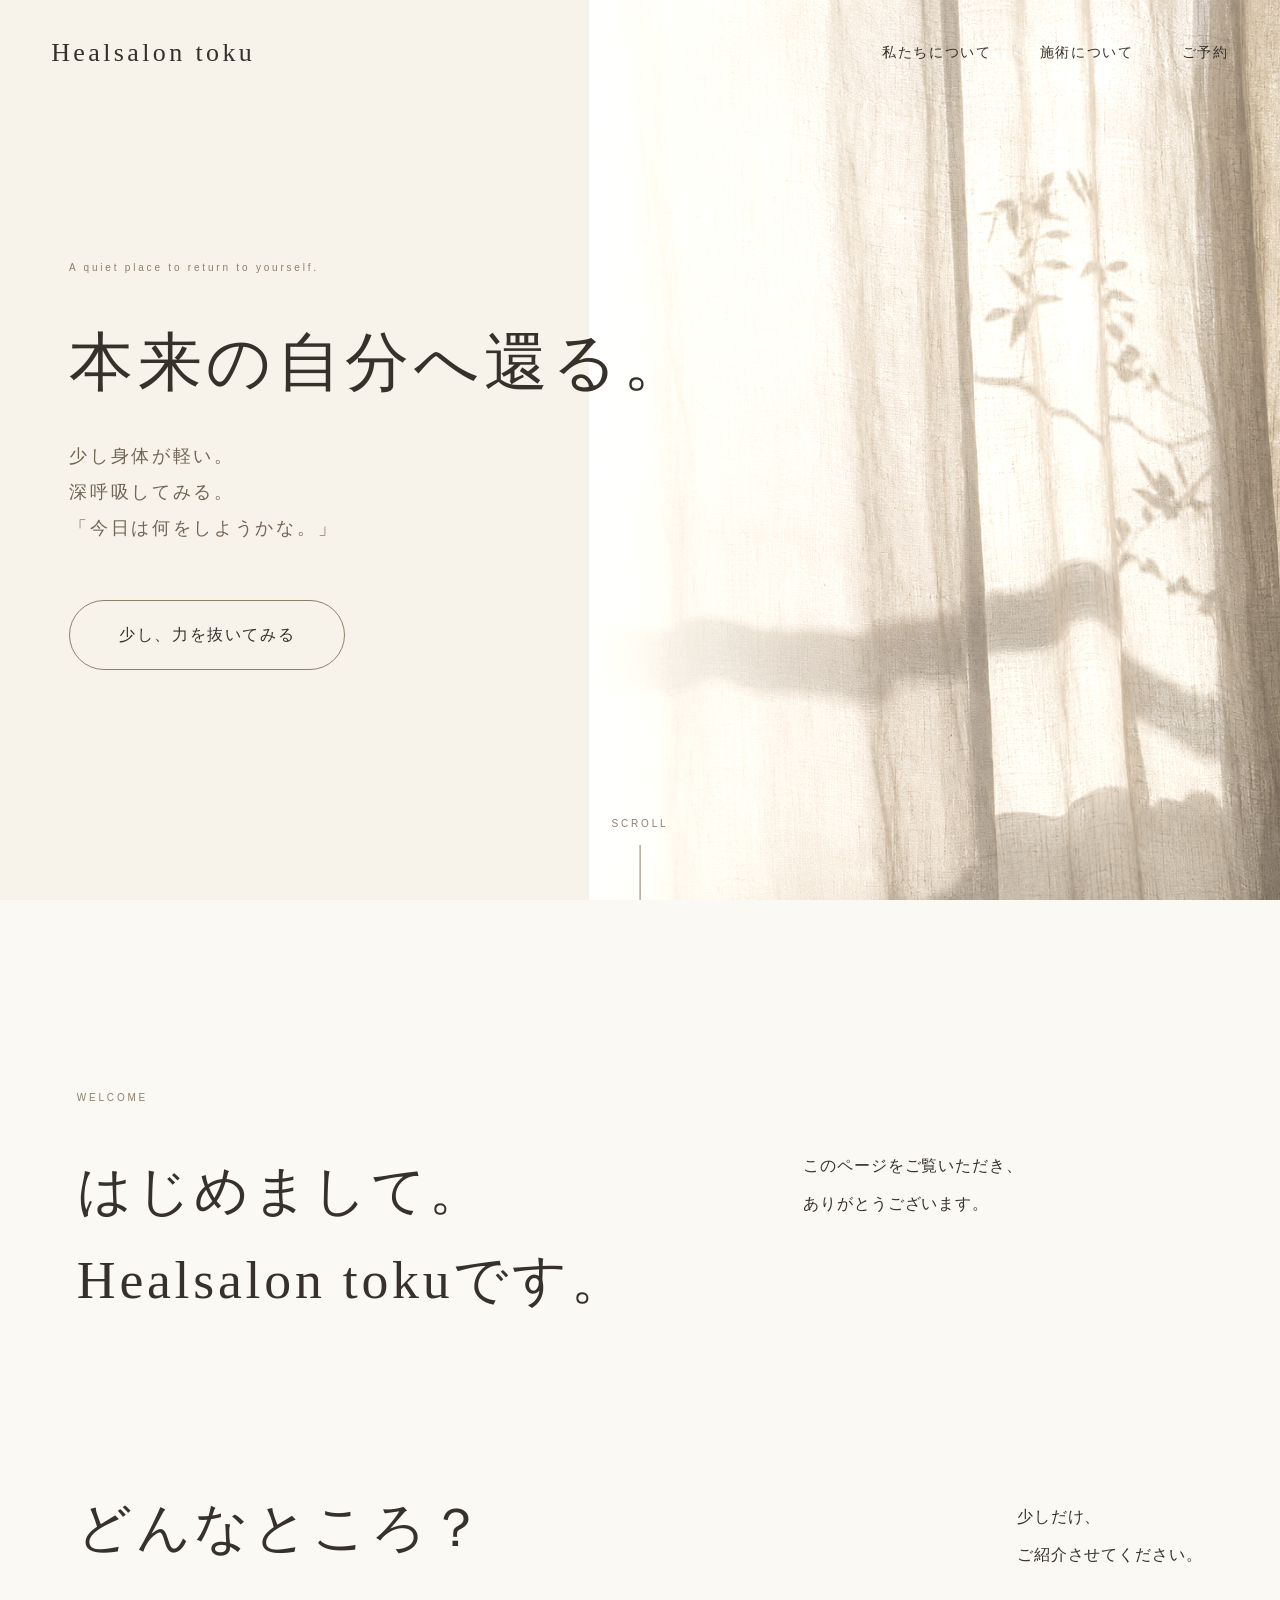
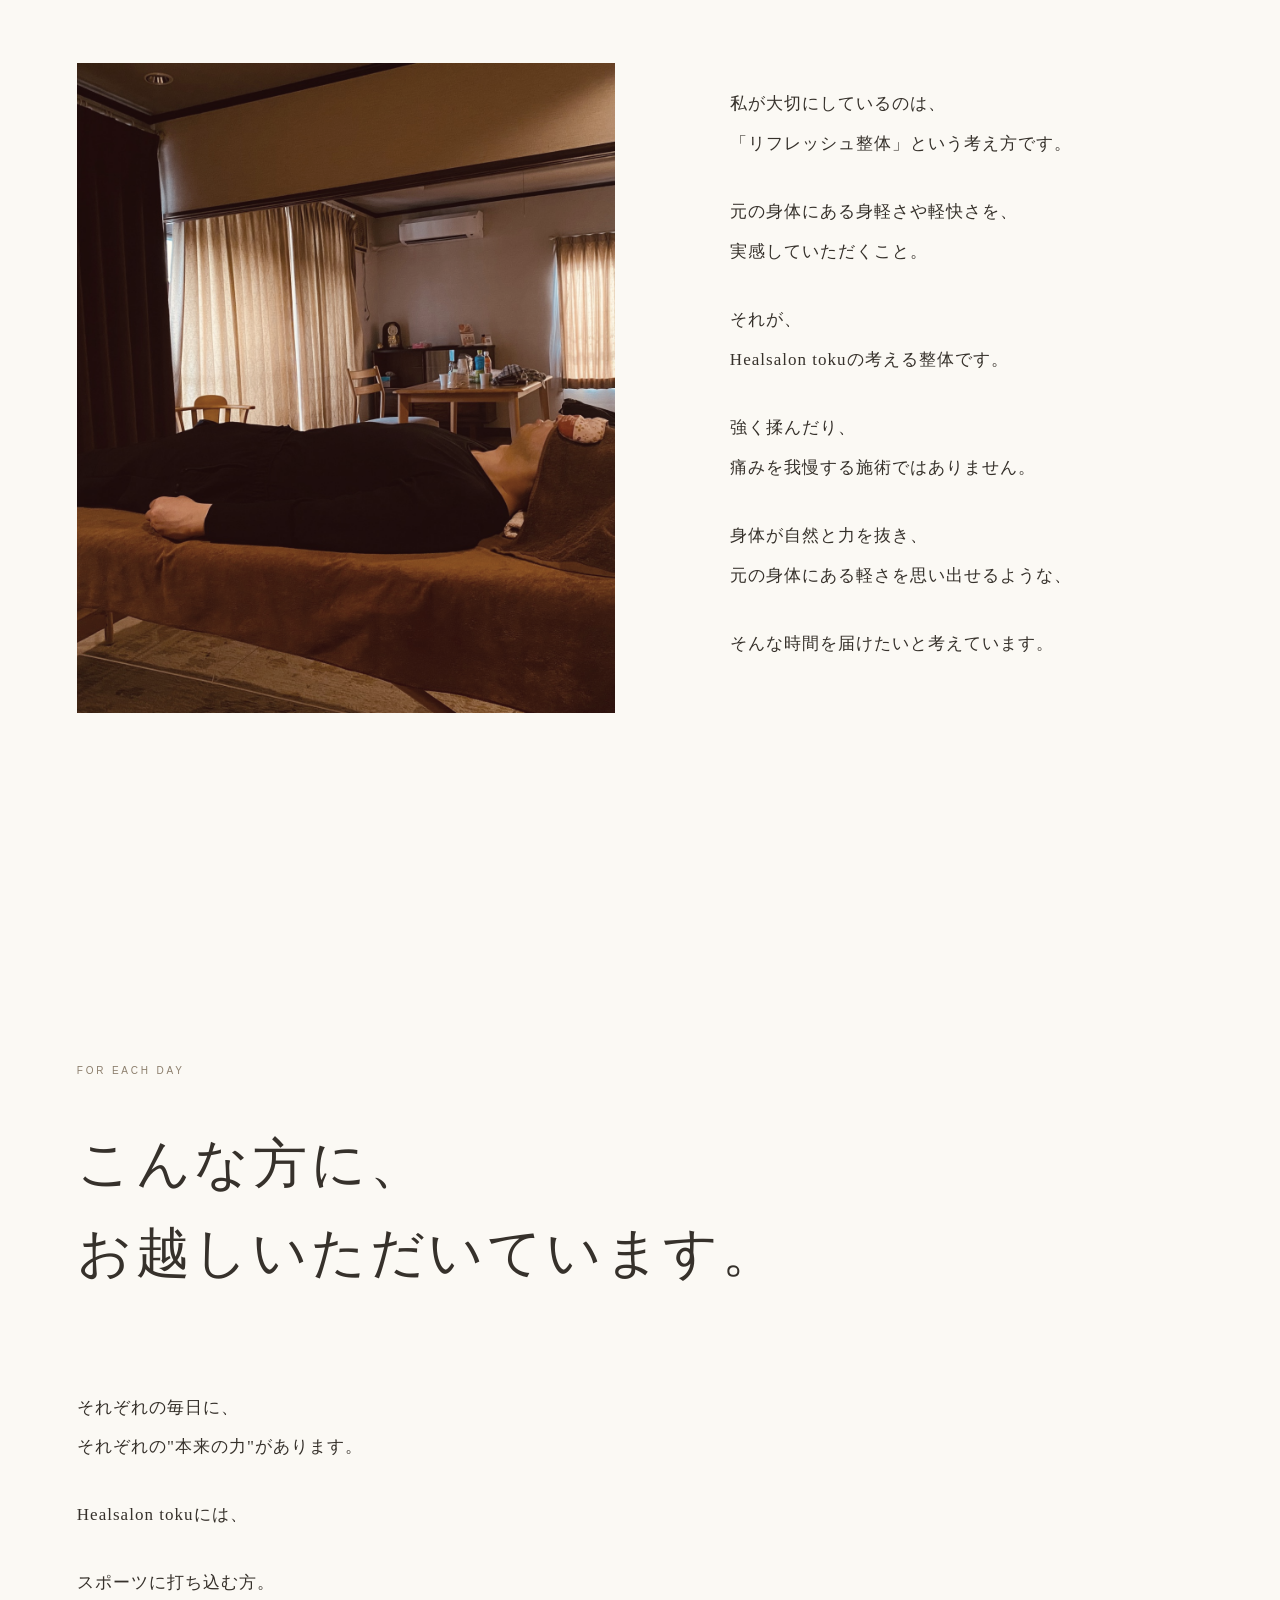
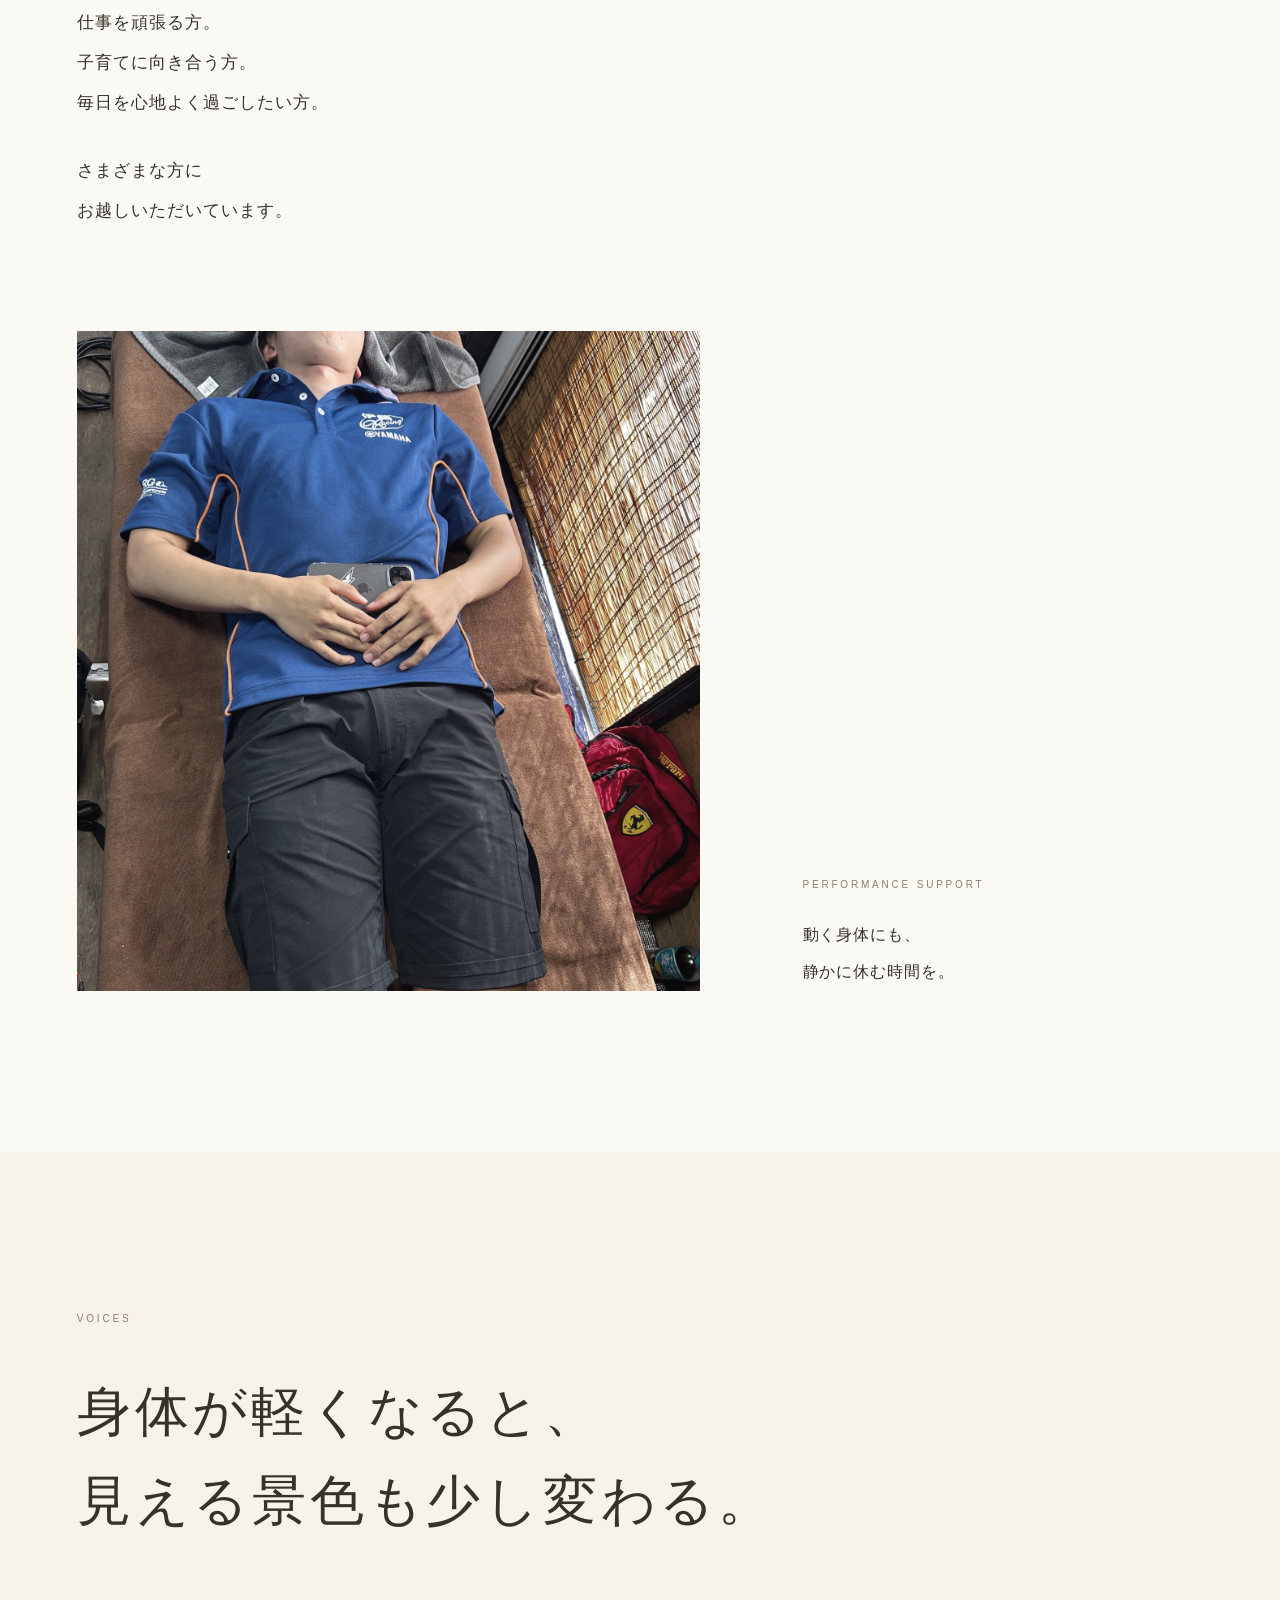
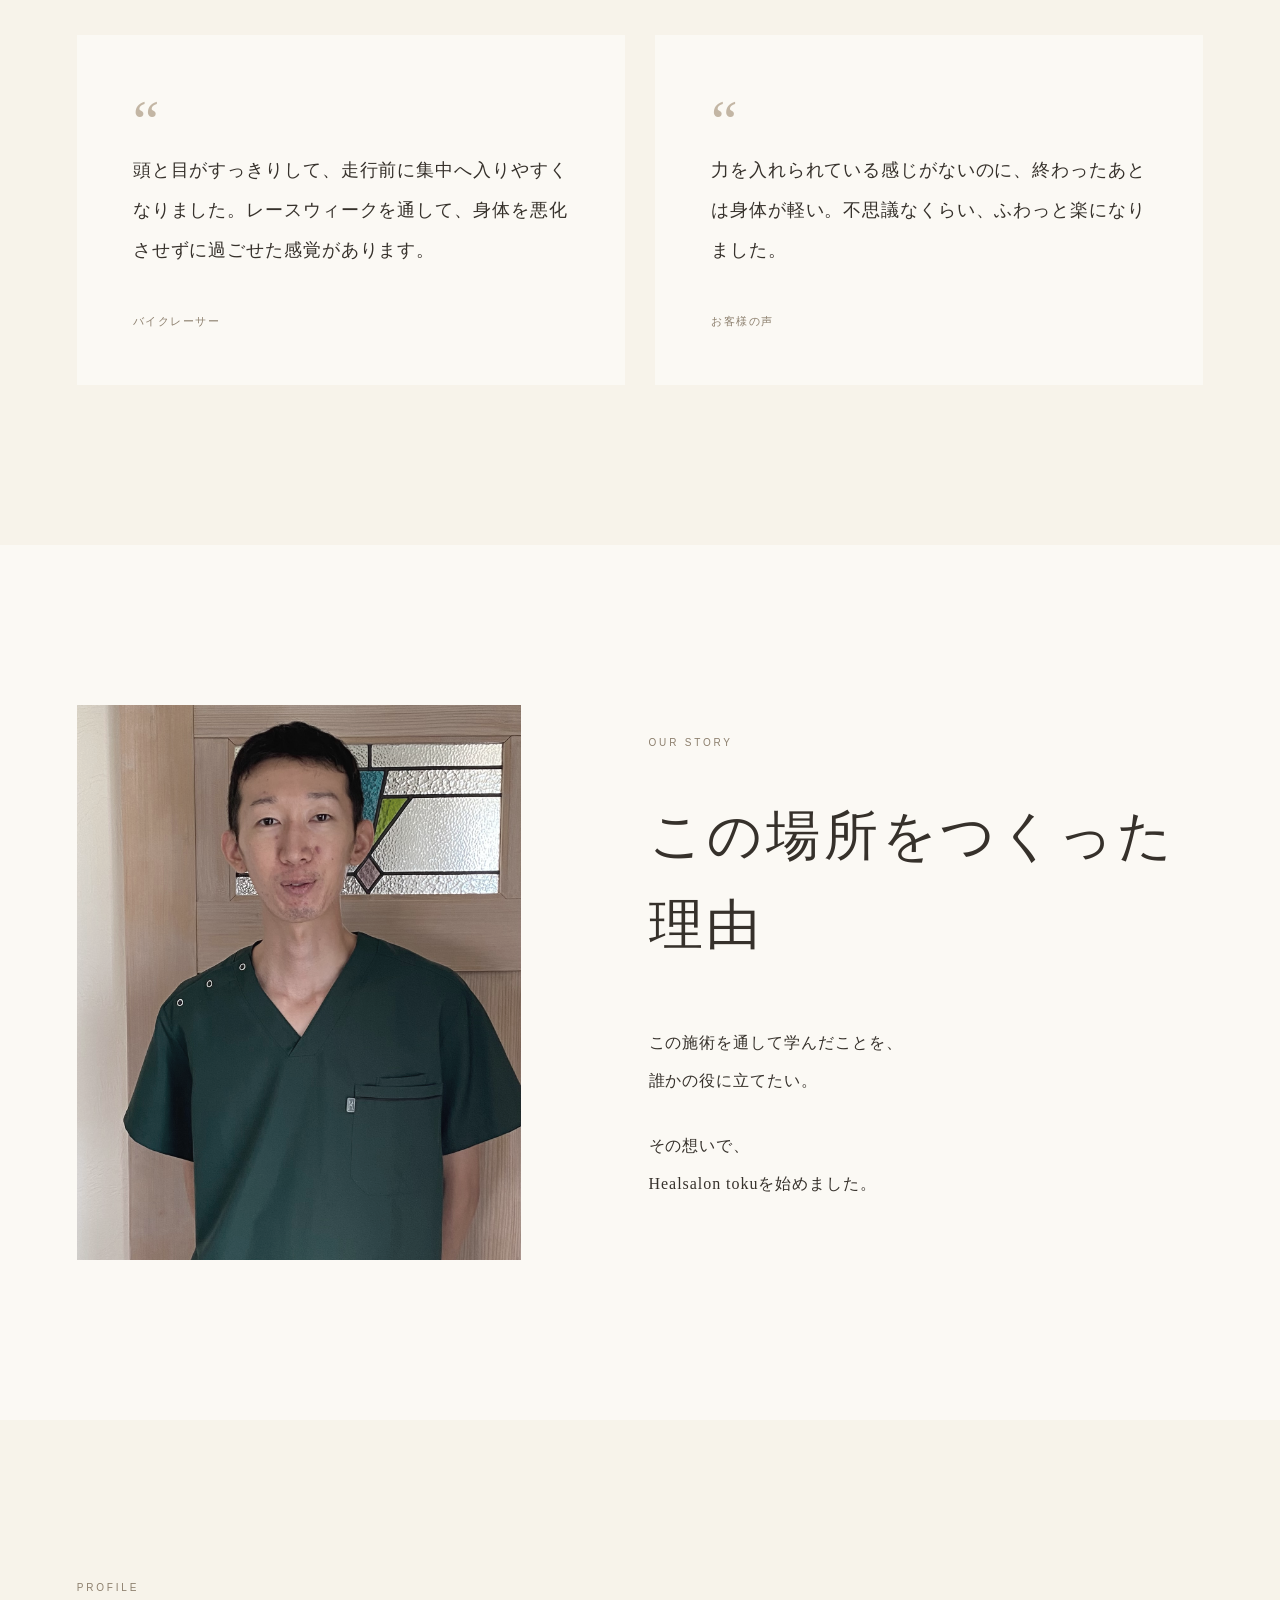
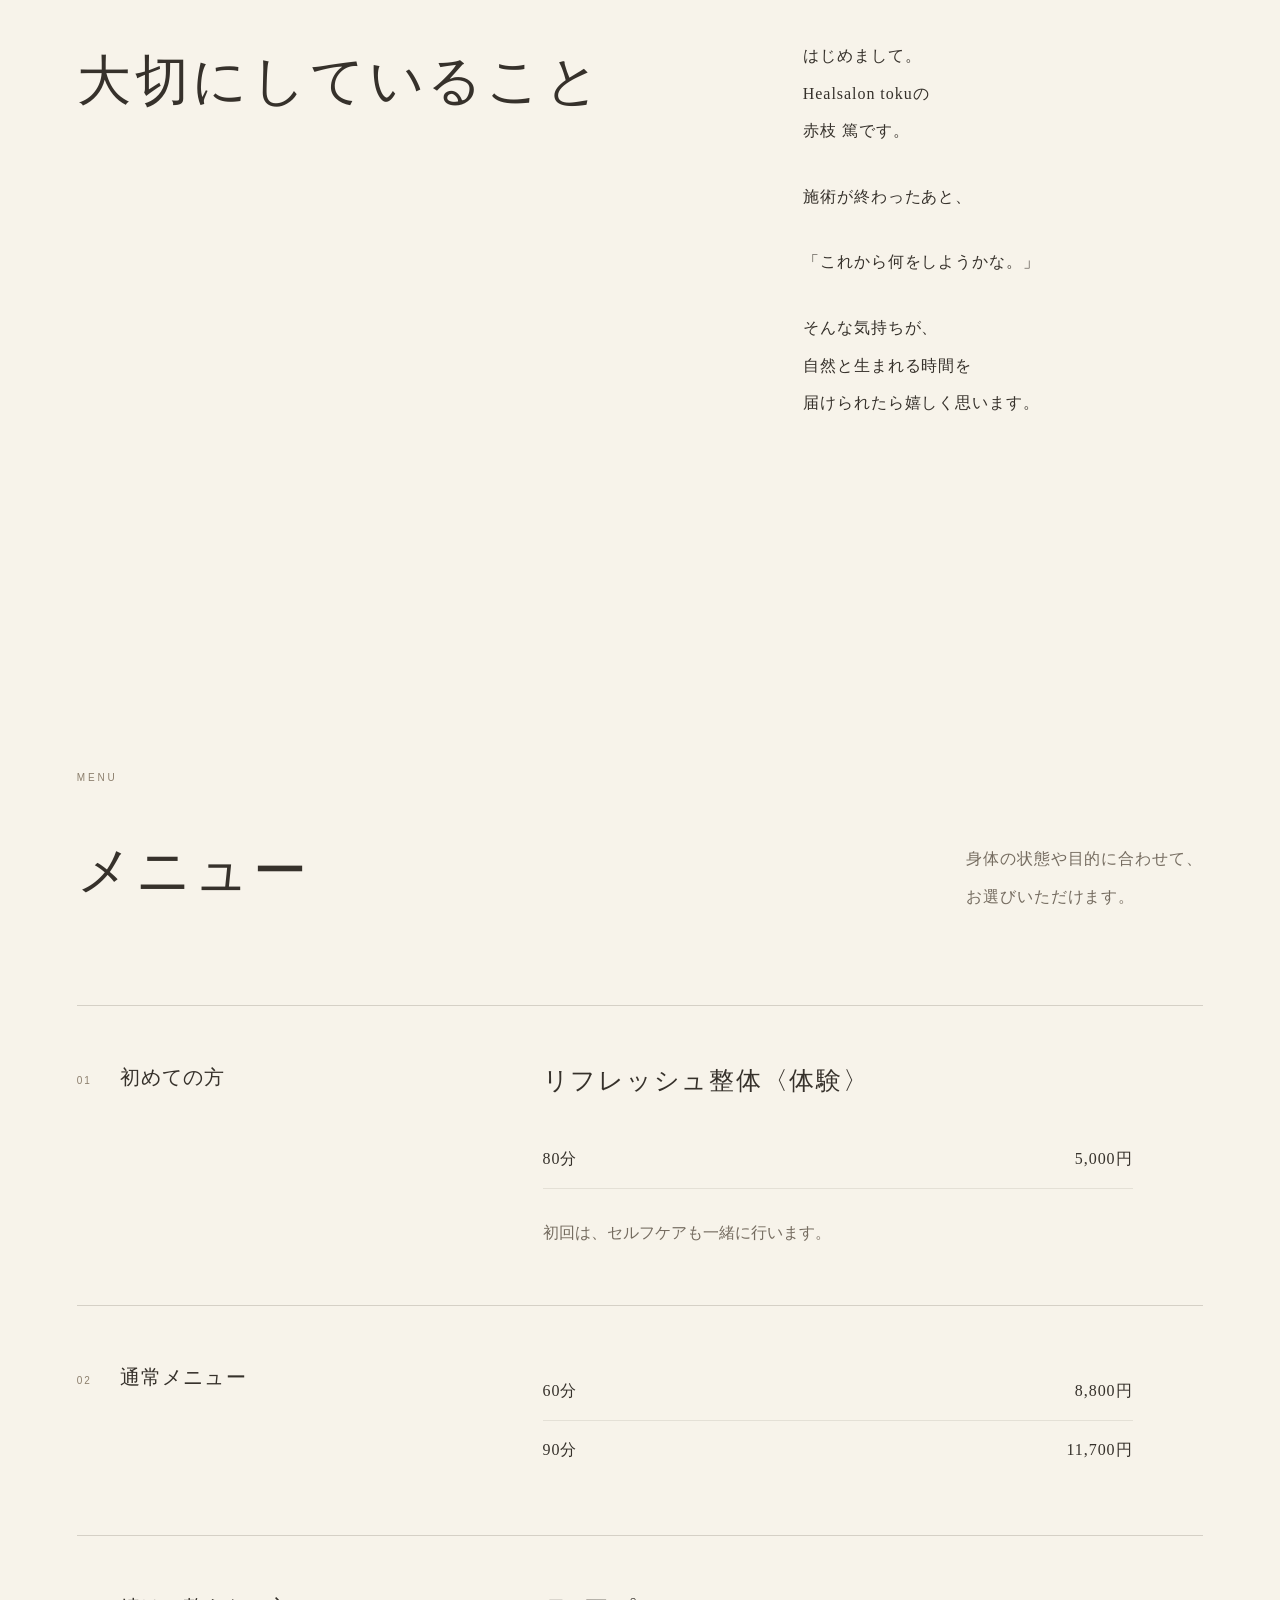
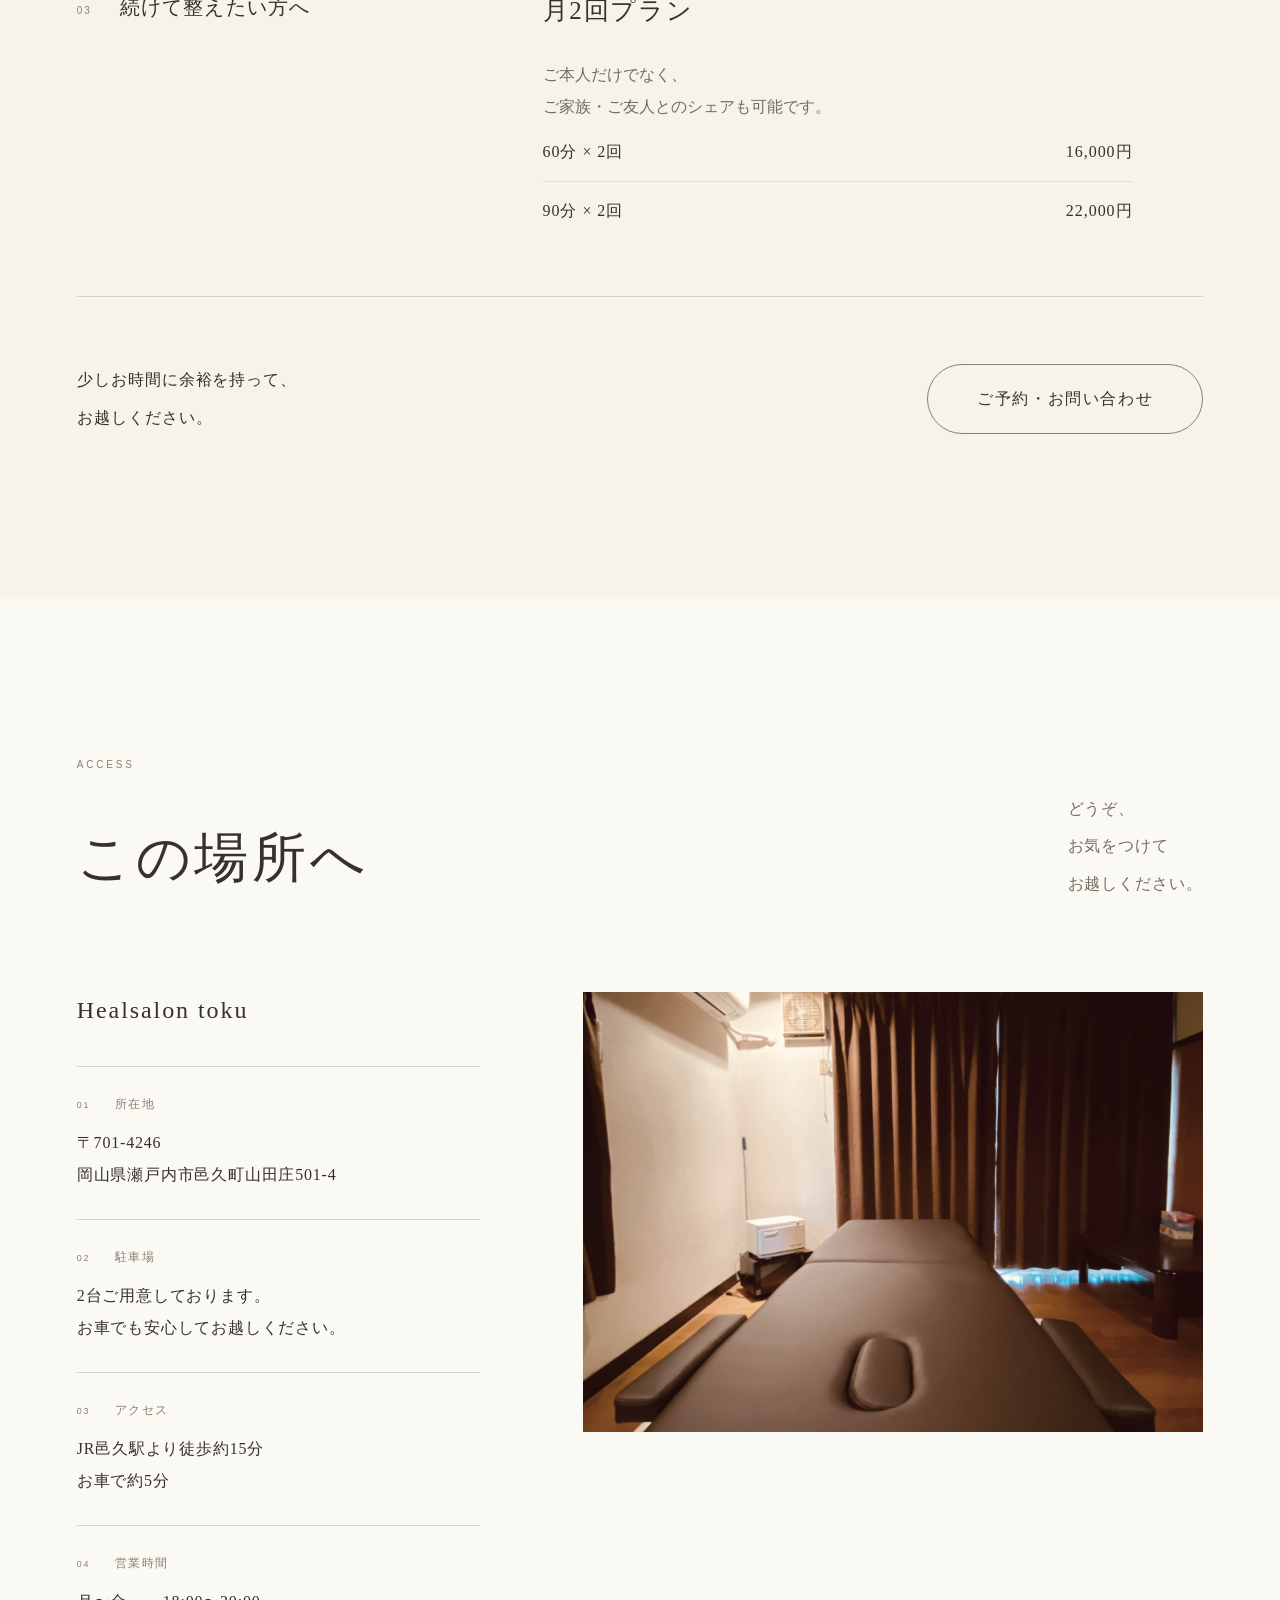
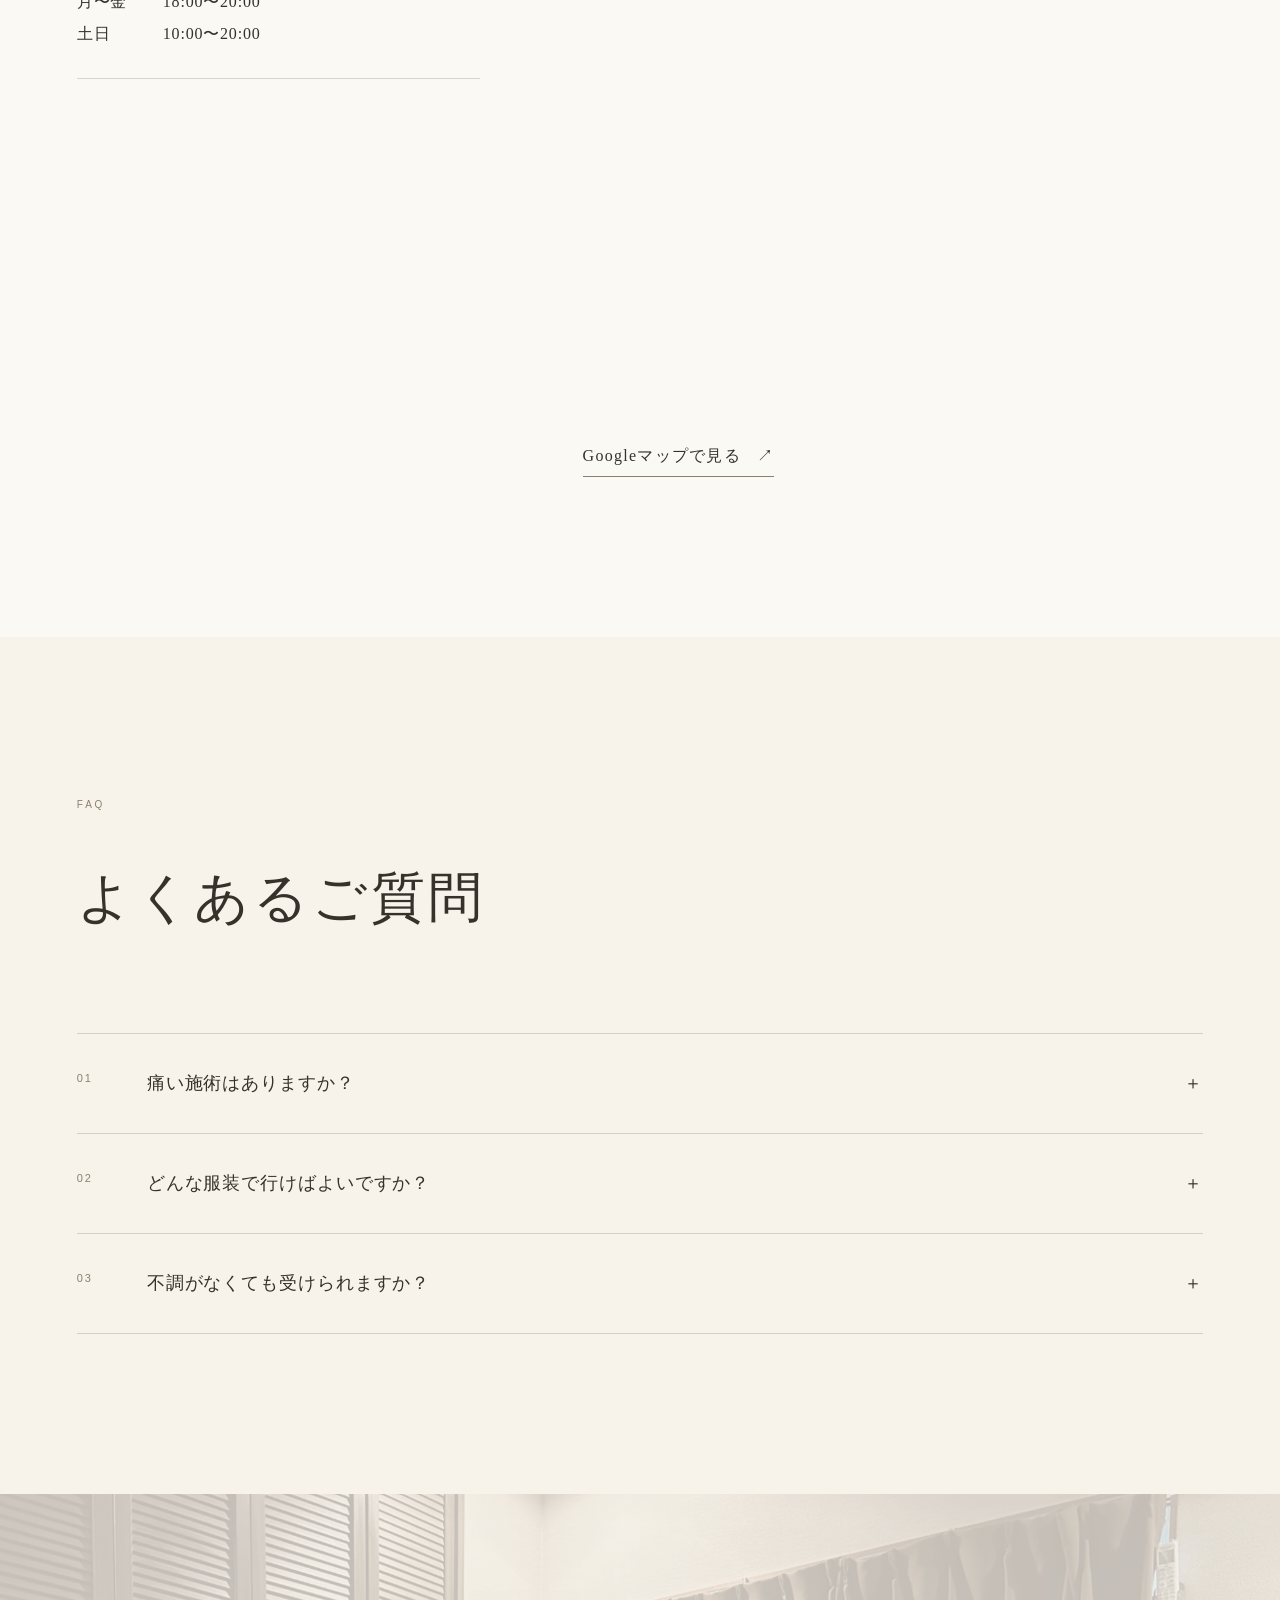
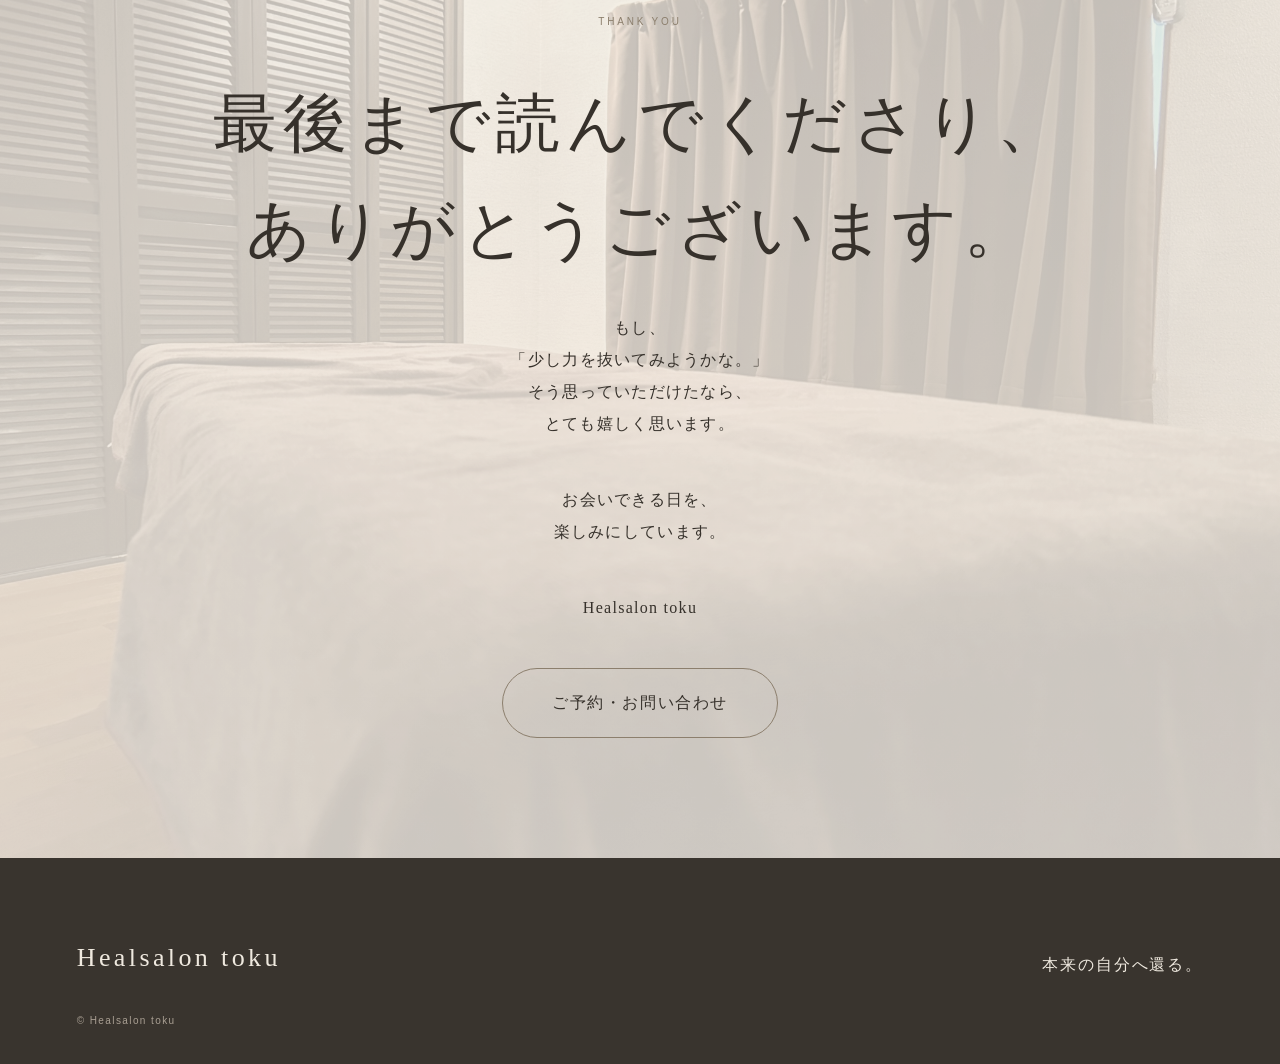
<file: index.html>
<!doctype html>
<html lang="ja">
  <head>
    <meta charset="UTF-8" />
    <meta name="viewport" content="width=device-width, initial-scale=1.0" />
    <meta name="description" content="本来の自分へ還る。岡山県瀬戸内市のHealsalon toku。" />
    <link rel="icon" href="favicon.svg" />
    <title>Healsalon toku｜本来の自分へ還る。</title>
    <script type="module" crossorigin src="./assets/index-gjMAtl9z.js"></script>
    <link rel="stylesheet" crossorigin href="./assets/index-B4bplFQj.css">
  </head>
  <body>
    <div id="root"></div>
  </body>
</html>
</file>
<file: assets/index-B4bplFQj.css>
/*! tailwindcss v4.2.1 | MIT License | https://tailwindcss.com */
@layer theme{:root,:host{--font-sans:ui-sans-serif, system-ui, sans-serif, "Apple Color Emoji", "Segoe UI Emoji", "Segoe UI Symbol", "Noto Color Emoji";--font-mono:ui-monospace, SFMono-Regular, Menlo, Monaco, Consolas, "Liberation Mono", "Courier New", monospace;--spacing:.25rem;--default-font-family:var(--font-sans);--default-mono-font-family:var(--font-mono)}}@layer base{*,:after,:before,::backdrop{box-sizing:border-box;border:0 solid;margin:0;padding:0}::file-selector-button{box-sizing:border-box;border:0 solid;margin:0;padding:0}html,:host{-webkit-text-size-adjust:100%;tab-size:4;line-height:1.5;font-family:var(--default-font-family,ui-sans-serif, system-ui, sans-serif, "Apple Color Emoji", "Segoe UI Emoji", "Segoe UI Symbol", "Noto Color Emoji");font-feature-settings:var(--default-font-feature-settings,normal);font-variation-settings:var(--default-font-variation-settings,normal);-webkit-tap-highlight-color:transparent}hr{height:0;color:inherit;border-top-width:1px}abbr:where([title]){-webkit-text-decoration:underline dotted;text-decoration:underline dotted}h1,h2,h3,h4,h5,h6{font-size:inherit;font-weight:inherit}a{color:inherit;-webkit-text-decoration:inherit;-webkit-text-decoration:inherit;-webkit-text-decoration:inherit;-webkit-text-decoration:inherit;text-decoration:inherit}b,strong{font-weight:bolder}code,kbd,samp,pre{font-family:var(--default-mono-font-family,ui-monospace, SFMono-Regular, Menlo, Monaco, Consolas, "Liberation Mono", "Courier New", monospace);font-feature-settings:var(--default-mono-font-feature-settings,normal);font-variation-settings:var(--default-mono-font-variation-settings,normal);font-size:1em}small{font-size:80%}sub,sup{vertical-align:baseline;font-size:75%;line-height:0;position:relative}sub{bottom:-.25em}sup{top:-.5em}table{text-indent:0;border-color:inherit;border-collapse:collapse}:-moz-focusring{outline:auto}progress{vertical-align:baseline}summary{display:list-item}ol,ul,menu{list-style:none}img,svg,video,canvas,audio,iframe,embed,object{vertical-align:middle;display:block}img,video{max-width:100%;height:auto}button,input,select,optgroup,textarea{font:inherit;font-feature-settings:inherit;font-variation-settings:inherit;letter-spacing:inherit;color:inherit;opacity:1;background-color:#0000;border-radius:0}::file-selector-button{font:inherit;font-feature-settings:inherit;font-variation-settings:inherit;letter-spacing:inherit;color:inherit;opacity:1;background-color:#0000;border-radius:0}:where(select:is([multiple],[size])) optgroup{font-weight:bolder}:where(select:is([multiple],[size])) optgroup option{padding-inline-start:20px}::file-selector-button{margin-inline-end:4px}::placeholder{opacity:1}@supports (not ((-webkit-appearance:-apple-pay-button))) or (contain-intrinsic-size:1px){::placeholder{color:currentColor}@supports (color:color-mix(in lab, red, red)){::placeholder{color:color-mix(in oklab, currentcolor 50%, transparent)}}}textarea{resize:vertical}::-webkit-search-decoration{-webkit-appearance:none}::-webkit-date-and-time-value{min-height:1lh;text-align:inherit}::-webkit-datetime-edit{display:inline-flex}::-webkit-datetime-edit-fields-wrapper{padding:0}::-webkit-datetime-edit{padding-block:0}::-webkit-datetime-edit-year-field{padding-block:0}::-webkit-datetime-edit-month-field{padding-block:0}::-webkit-datetime-edit-day-field{padding-block:0}::-webkit-datetime-edit-hour-field{padding-block:0}::-webkit-datetime-edit-minute-field{padding-block:0}::-webkit-datetime-edit-second-field{padding-block:0}::-webkit-datetime-edit-millisecond-field{padding-block:0}::-webkit-datetime-edit-meridiem-field{padding-block:0}::-webkit-calendar-picker-indicator{line-height:1}:-moz-ui-invalid{box-shadow:none}button,input:where([type=button],[type=reset],[type=submit]){appearance:button}::file-selector-button{appearance:button}::-webkit-inner-spin-button{height:auto}::-webkit-outer-spin-button{height:auto}[hidden]:where(:not([hidden=until-found])){display:none!important}}@layer components;@layer utilities{.visible{visibility:visible}.static{position:static}.start{inset-inline-start:var(--spacing)}.contents{display:contents}.table{display:table}.antialiased{-webkit-font-smoothing:antialiased;-moz-osx-font-smoothing:grayscale}}:root{--ivory:#f7f3ea;--paper:#fbf9f4;--sand:#e8dfd0;--taupe:#8c7f6d;--ink:#36312b;--line:#5c524438}*{box-sizing:border-box}html{scroll-behavior:smooth}body{background:var(--paper);color:var(--ink);margin:0;font-family:Noto Sans JP,Hiragino Kaku Gothic ProN,sans-serif;font-weight:300}a{color:inherit;text-decoration:none}.site-header{z-index:10;justify-content:space-between;align-items:center;width:100%;height:104px;padding:0 4vw;display:flex;position:absolute;top:0;left:0}.brand{letter-spacing:.13em;font-family:Georgia,Times New Roman,serif;font-size:26px}nav{letter-spacing:.12em;gap:48px;font-family:Noto Serif JP,Yu Mincho,serif;font-size:14px;display:flex}nav a{padding:8px 0;position:relative}nav a:after{content:"";background:var(--ink);width:0;height:1px;transition:all .3s;position:absolute;bottom:0;left:0}nav a:hover:after{width:100%}.hero{background:var(--ivory);align-items:center;min-height:100svh;padding:130px 5.4vw 100px;display:flex;position:relative;overflow:hidden}.hero-image{filter:saturate(.72)brightness(1.08);background-position:50%;background-repeat:no-repeat;background-size:cover;position:absolute;inset:0 0 0 46%}.hero-image:after{content:"";background:linear-gradient(90deg,var(--ivory) 0%,#f7f3ea9e 18%,transparent 45%);position:absolute;inset:0}.hero-copy{z-index:1;max-width:780px;position:relative}.eyebrow,.section-kicker{letter-spacing:.28em;color:var(--taupe);margin:0 0 42px;font-size:10px}.hero h1,.section h2,.closing h2{font-family:Noto Serif JP,Yu Mincho,serif;font-weight:300}.hero h1{letter-spacing:.07em;margin:0;font-size:clamp(54px,5vw,78px);line-height:1.45}.hero-lead{letter-spacing:.15em;color:#716556;margin:28px 0 54px;font-family:Noto Serif JP,Yu Mincho,serif;font-size:18px;line-height:2}.pill{border:1px solid var(--taupe);letter-spacing:.1em;border-radius:999px;justify-content:center;align-items:center;min-width:276px;height:70px;font-family:Noto Serif JP,Yu Mincho,serif;transition:all .35s;display:inline-flex}.pill:hover{background:#ffffff61;border-color:#5e554a;transform:translateY(-2px)}.scroll{z-index:2;letter-spacing:.28em;color:var(--taupe);flex-direction:column;align-items:center;gap:14px;font-size:10px;display:flex;position:absolute;bottom:0;left:50%;transform:translate(-50%)}.scroll i{background:var(--taupe);transform-origin:top;width:1px;height:55px;animation:2.4s ease-in-out infinite pulse}.section{padding:160px max(6vw,32px)}.soft{background:var(--ivory)}.section h2{letter-spacing:.07em;margin:0;font-size:clamp(38px,4.2vw,64px);line-height:1.65}.intro{padding-top:190px;padding-bottom:190px}.intro-grid{grid-template-columns:1.12fr .75fr;align-items:start;gap:10vw;display:grid}.intro-about-heading{justify-content:space-between;align-items:end;gap:48px;margin-top:160px;display:flex}.intro-about-heading .body-copy{margin:0}.body-copy{letter-spacing:.06em;font-family:Noto Serif JP,Yu Mincho,serif;font-size:16px;line-height:2.35}.body-copy p{margin:0 0 28px}.section-heading{margin-bottom:90px}.section-heading.split{justify-content:space-between;align-items:end;gap:40px;display:flex}.section-heading.split>p{letter-spacing:.07em;color:#756c60;font-family:Noto Serif JP,Yu Mincho,serif;line-height:2}.about-content{grid-template-columns:1fr .88fr;align-items:center;gap:9vw;display:grid}.photo-slot{background:#eae0d2;margin:0;position:relative;overflow:hidden}.photo-slot img{object-fit:cover;filter:saturate(.68)contrast(.94)brightness(1.04);width:100%;height:100%;display:block}.photo-slot figcaption{color:#756c60;letter-spacing:.08em;background:#fbf9f4d1;padding:6px 9px;font-size:9px;position:absolute;bottom:12px;right:14px}.light-frame{height:650px}.light-frame img{object-position:center}.body-copy.large{font-size:17px}.reason-list{border-top:1px solid var(--line)}.reason-list article{border-bottom:1px solid var(--line);grid-template-columns:80px .7fr 1fr;align-items:start;gap:40px;padding:52px 0;display:grid}.reason-list span{color:var(--taupe);letter-spacing:.18em;font-size:12px}.reason-list h3{letter-spacing:.07em;margin:0;font-family:Noto Serif JP,Yu Mincho,serif;font-size:25px;font-weight:300}.reason-list p{letter-spacing:.05em;color:#756c60;margin:0;line-height:2}.voice-grid{grid-template-columns:1fr 1fr;gap:30px;display:grid}blockquote{background:#ffffff80;flex-direction:column;min-height:350px;margin:0;padding:56px;display:flex}blockquote>span{color:#c3b6a4;font-family:Georgia,serif;font-size:60px;line-height:1}blockquote p{letter-spacing:.05em;flex:1;font-family:Noto Serif JP,Yu Mincho,serif;font-size:18px;line-height:2.2}blockquote cite{letter-spacing:.14em;color:var(--taupe);font-size:11px;font-style:normal}.profile{grid-template-columns:.8fr 1fr;align-items:center;gap:10vw;display:grid}.profile-mark{aspect-ratio:4/5;width:100%}.profile-mark img{object-position:center 34%}.profile .body-copy{max-width:620px;margin-top:55px}.performance-block{grid-template-columns:1.12fr .72fr;align-items:end;gap:8vw;margin-top:100px;display:grid}.performance-media{height:660px;position:relative}.performance-photo-main{width:100%;height:100%}.performance-photo-main img{object-position:center 42%}.performance-block .section-kicker{margin-bottom:24px}.menu-heading{justify-content:space-between;align-items:end;gap:48px;display:flex}.menu-heading>.body-copy{color:#756c60;margin:0}.menu-list{border-top:1px solid var(--line)}.menu-option{border-bottom:1px solid var(--line);grid-template-columns:.55fr 1fr;gap:8vw;padding:56px 0;display:grid}.menu-option-title{align-items:baseline;gap:28px;display:flex}.menu-option-title span{letter-spacing:.18em;color:var(--taupe);font-size:10px}.menu-option-title p{letter-spacing:.06em;margin:0;font-family:Noto Serif JP,Yu Mincho,serif;font-size:20px}.menu-option-content{max-width:590px}.menu-option-content h3{letter-spacing:.07em;margin:0 0 30px;font-family:Noto Serif JP,Yu Mincho,serif;font-size:25px;font-weight:300}.menu-option-content>p{color:#756c60;margin:28px 0 0;line-height:2}.price-row{letter-spacing:.06em;border-bottom:1px solid #5c52441f;grid-template-columns:1fr auto;gap:40px;padding:17px 0;font-family:Noto Serif JP,Yu Mincho,serif;display:grid}.price-row:last-child{border-bottom:0}.price-row span:last-child{white-space:nowrap}.menu-footer{justify-content:space-between;align-items:center;gap:48px;padding-top:64px;display:flex}.menu-footer .body-copy{margin:0}.access-heading{justify-content:space-between;align-items:end;gap:48px;display:flex}.access-heading>.body-copy{color:#756c60;margin:0}.access-layout{grid-template-columns:.78fr 1.2fr;align-items:start;gap:8vw;display:grid}.access-info h3{letter-spacing:.08em;margin:0 0 38px;font-family:Noto Serif JP,Yu Mincho,serif;font-size:24px;font-weight:300}.access-info dl{border-top:1px solid var(--line);margin:0}.access-info dl>div{border-bottom:1px solid var(--line);padding:28px 0}.access-info dt{letter-spacing:.12em;color:var(--taupe);margin-bottom:14px;font-size:12px}.access-info dt span{letter-spacing:.18em;min-width:38px;font-size:9px;display:inline-block}.access-info dd{letter-spacing:.05em;margin:0;font-family:Noto Serif JP,Yu Mincho,serif;line-height:2}.hours-row{grid-template-columns:86px auto;display:grid}.access-gallery{height:440px;margin-bottom:28px}.access-gallery figure{height:100%}.access-gallery img{object-position:center 56%}.map-wrap iframe{filter:saturate(.55)sepia(.08);border:0;width:100%;height:560px;display:block}.map-wrap>a{border-bottom:1px solid var(--taupe);letter-spacing:.08em;align-items:center;gap:16px;margin-top:24px;padding-bottom:8px;font-family:Noto Serif JP,Yu Mincho,serif;display:inline-flex}.faq-list{border-top:1px solid var(--line)}details{border-bottom:1px solid var(--line)}summary{cursor:pointer;letter-spacing:.05em;grid-template-columns:70px 1fr auto;padding:36px 0;font-family:Noto Serif JP,Yu Mincho,serif;font-size:18px;list-style:none;display:grid}summary::-webkit-details-marker{display:none}summary span{color:var(--taupe);letter-spacing:.16em;font-family:sans-serif;font-size:11px}summary i{font-style:normal;transition:all .3s}details[open] summary i{transform:rotate(45deg)}details>p{color:#756c60;margin:0 60px 38px 70px;line-height:2}.closing{text-align:center;background:#e9dfd0;flex-direction:column;justify-content:center;align-items:center;min-height:820px;padding:120px 24px;display:flex;position:relative;overflow:hidden}#contact{scroll-margin-top:24px}.closing-light{opacity:.72;filter:saturate(.62);background-position:50%;background-size:cover;position:absolute;inset:0}.closing>:not(.closing-light){position:relative}.closing h2{letter-spacing:.09em;margin:0 0 30px;font-size:clamp(40px,5vw,70px);line-height:1.65}.closing>p:not(.section-kicker){letter-spacing:.08em;margin-bottom:44px;font-family:Noto Serif JP,Yu Mincho,serif;line-height:2}footer{color:#efe9df;background:#39342e;grid-template-columns:1fr auto;align-items:end;gap:36px;padding:80px 6vw 36px;display:grid}footer p{letter-spacing:.12em;font-family:Noto Serif JP,Yu Mincho,serif}footer small{color:#a99f93;letter-spacing:.14em;grid-column:1/-1;font-size:10px}.mobile-break{display:none}.reveal{animation:.9s cubic-bezier(.22,1,.36,1) both reveal}@keyframes reveal{0%{opacity:0;transform:translateY(12px)}}@keyframes pulse{50%{opacity:.5}}@media (width<=768px){.site-header{height:78px;padding:0 22px}.brand{font-size:20px}nav{gap:0}nav a{display:none}nav:after{content:"MENU";letter-spacing:.22em;font-size:9px}.hero{align-items:flex-end;min-height:100svh;padding:118px 24px 110px}.hero:after{content:"";background:linear-gradient(#f7f3ea14 0%,#f7f3ea40 42%,#f7f3eaf2 82%);position:absolute;inset:0}.hero-image{opacity:.82;background-position:58%;background-size:cover;inset:0}.hero-image:after{display:none}.hero-copy{z-index:2;width:100%}.eyebrow{margin-bottom:22px;font-size:8px}.hero h1{letter-spacing:.04em;white-space:nowrap;font-size:clamp(34px,10vw,44px);line-height:1.55}.hero-lead{margin:18px 0 32px;font-size:14px;line-height:2}.pill{background:#fbf9f461;width:100%;min-width:0;height:60px;font-size:14px}.scroll{display:none}.mobile-break{display:block}.section{padding:82px 24px}.intro{padding-top:100px;padding-bottom:100px}.intro-about-heading{margin-top:80px;display:block}.intro-about-heading .body-copy{margin-top:20px}.section-kicker{margin-bottom:20px;font-size:9px}.section h2{font-size:34px;line-height:1.55}.intro-grid,.about-content,.profile{grid-template-columns:1fr;gap:44px}.body-copy{font-size:15px;line-height:2}.body-copy p{margin-bottom:20px}.body-copy p:last-child{margin-bottom:0}.section-heading{margin-bottom:42px}.section-heading.split{display:block}.section-heading.split>p{margin-top:22px}.light-frame{order:2;height:410px}.about-content .body-copy{order:1}.reason-list article{grid-template-columns:42px 1fr;gap:15px 12px;padding:30px 0}.reason-list article p{grid-column:2}.reason-list h3{font-size:21px}.voice-grid{grid-template-columns:1fr}blockquote{min-height:280px;padding:30px 24px}blockquote p{font-size:16px;line-height:2}.performance-block{grid-template-columns:1fr;gap:30px;margin-top:58px}.performance-media{height:460px}.performance-photo-main{width:100%}.profile-mark{justify-self:center;width:88%}.profile .body-copy{margin-top:32px}.menu-heading{display:block}.menu-heading>.body-copy{margin-top:20px}.menu-option{grid-template-columns:1fr;gap:22px;padding:32px 0}.menu-option-title{gap:18px}.menu-option-title p{font-size:18px}.menu-option-content h3{margin-bottom:16px;font-size:21px}.menu-option-content>p{margin-top:20px;line-height:1.9}.price-row{gap:20px;padding:12px 0}.menu-footer{padding-top:38px;display:block}.menu-footer .pill{margin-top:24px}.access-heading{display:block}.access-heading>.body-copy{margin-top:20px}.access-layout{grid-template-columns:1fr;gap:40px}.access-info h3{margin-bottom:28px;font-size:21px}.access-info dl>div{padding:21px 0}.access-info dt{margin-bottom:10px}.access-info dd{line-height:1.9}.access-gallery{height:300px;margin-bottom:20px}.photo-slot figcaption{bottom:8px;right:8px}.map-wrap iframe{height:330px}.map-wrap>a{margin-top:18px}summary{grid-template-columns:42px 1fr auto;gap:8px;padding:22px 0;font-size:16px}details>p{margin:0 8px 22px 42px;line-height:1.9}.closing{min-height:680px;padding:90px 24px}.closing h2{font-size:34px}footer{grid-template-columns:1fr;padding:56px 24px 28px}footer small{grid-column:auto}}@media (prefers-reduced-motion:reduce){html{scroll-behavior:auto}*,:before,:after{transition:none!important;animation:none!important}}
</file>
